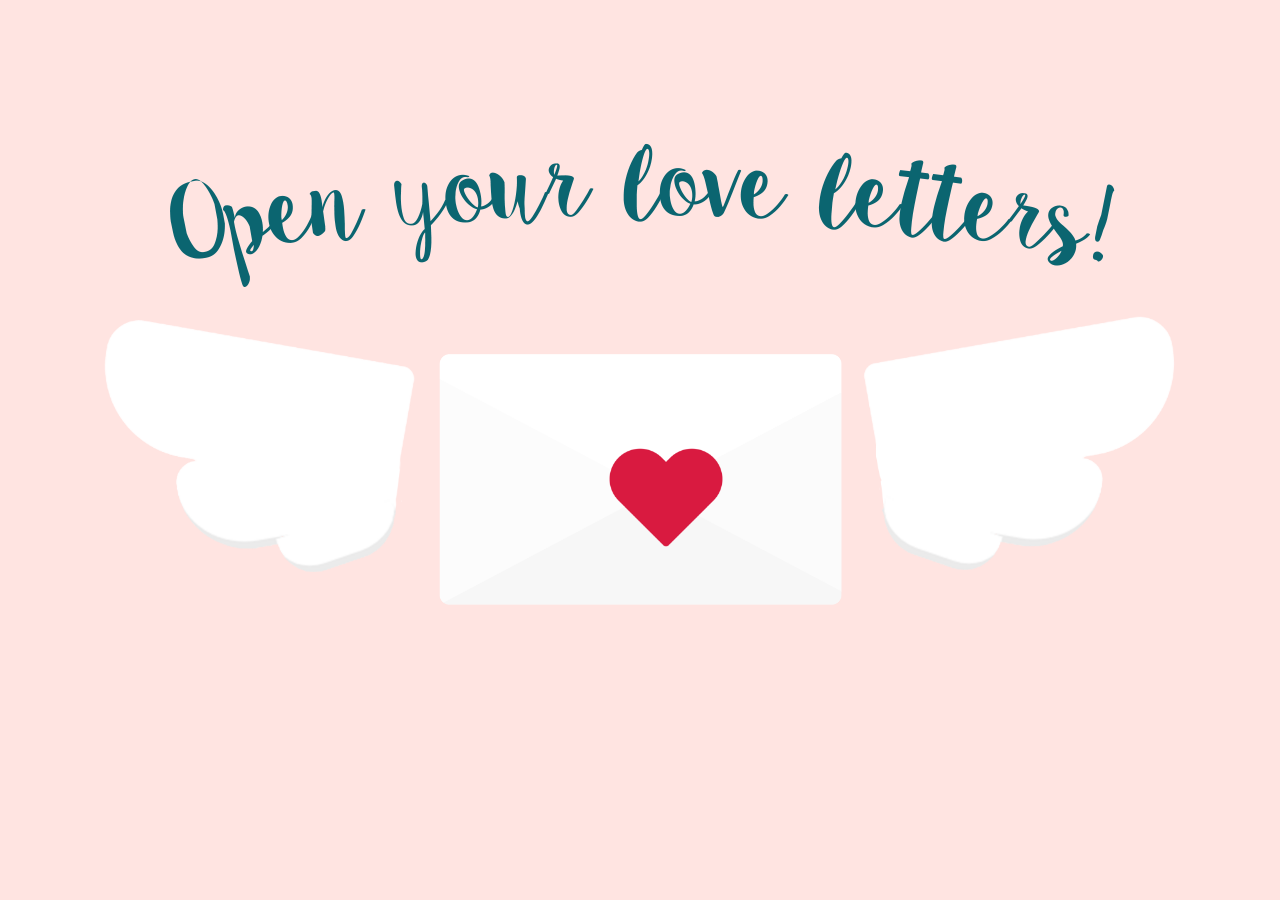
<file: index.html>
<!DOCTYPE html> 
<html lang="en">
<head>
	<meta charset="UTF-8">
	<title> KIWIIII🐥 </title>
    
	<link href="css/main.css" rel="stylesheet">
    
    <link rel="icon" href="img/bee.png">
    <link rel="shortcut icon" href="img/bee.png">


</head>
	
<body>
	<main>
		<header>
			<img id="banner" src="img/banner.png" alt="banner">

		</header>
		<span id="items">
			<img id="rightwing" src="img/rightwing.png" alt="wing">
			<img id= "leftwing" src="img/leftwing.png" alt="wing">
			<span id= "letter">
				<a href="loading.html"><img id ="heart" src="img/heart.png" alt="heart"></a>
				<img id="envelope" src="img/envelop.png" alt="letter">

			</span>
		</span>
	</main>
	

</body>
</html>
</file>
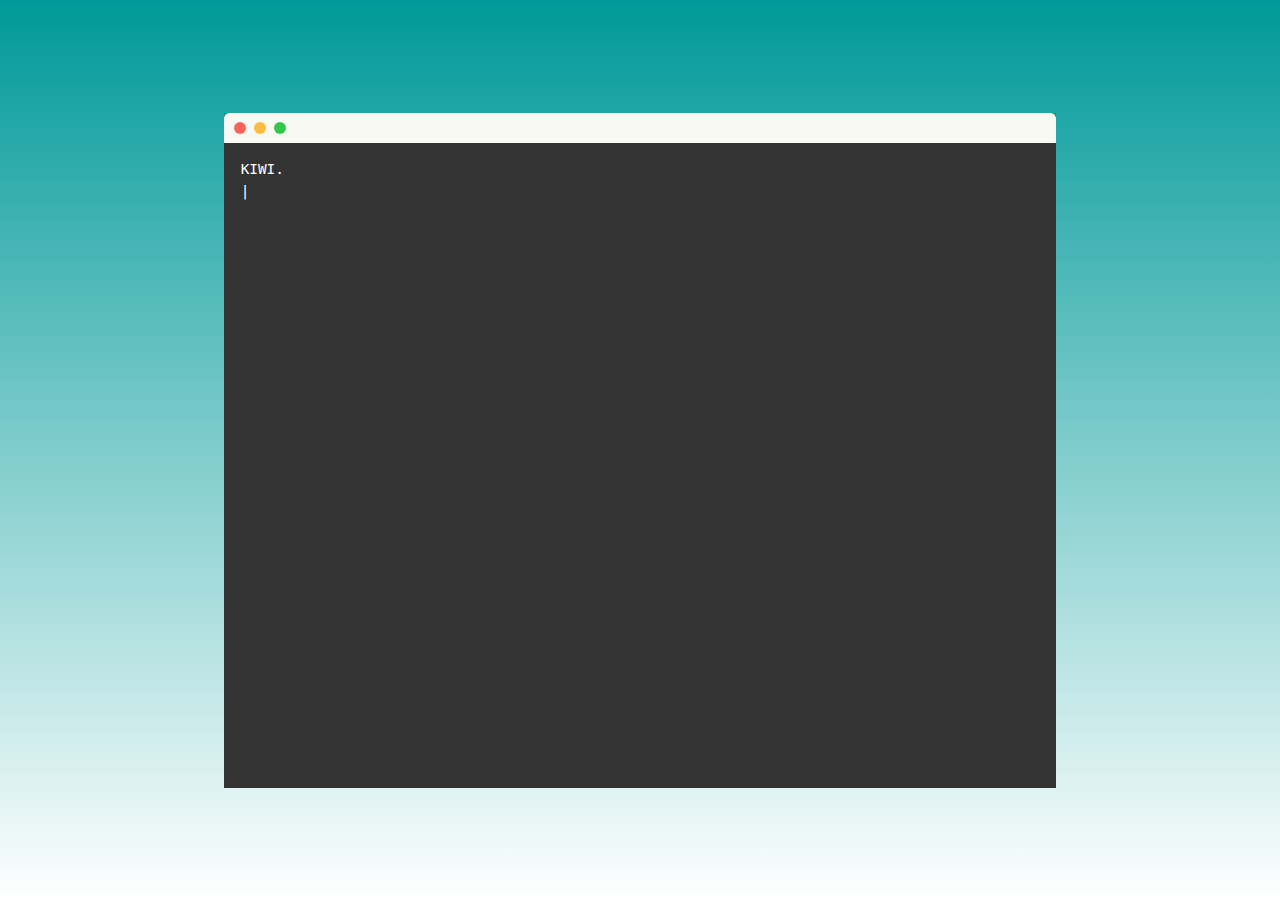
<file: bash.html>
<!DOCTYPE html> 
<html lang="en">
<head>
	<meta charset="UTF-8">
	<title> Baaa </title>
	<!-- style sheet -->
	<link href="css/bash.css" rel="stylesheet">
	<!-- Tab icon -->
    <link rel="icon" href="img/bee.png">
    <link rel="shortcut icon" href="img/bee.png">
    <!-- fonts -->
    <link href="https://fonts.googleapis.com/css?family=Amatic+SC|Sacramento" rel="stylesheet">
    <!-- Jquery -->
    <script
  src="https://code.jquery.com/jquery-3.3.1.min.js"
  integrity="sha256-FgpCb/KJQlLNfOu91ta32o/NMZxltwRo8QtmkMRdAu8="
  crossorigin="anonymous"></script>
    <!-- link to typed JS library -->
    <script src="js/typed.js"></script>

    <!-- Javascript -->
	<script src="js/bash.js"></script>

</head>
	
<body>
	<main>
	<section class="browser">
	  <div class="browserbar">
	    <button class="close"></button>
	    <button class="min"></button>
	    <button class="max"></button>
	  </div>
	  <!-- typed text in paragraphs -->
	  <div id="space">
	  <div id="typed-strings">
		<p>
		 	KIWI.
		 	<br>
		 	Thankyou for sparing your<span class="word"> time </span> for me. and last few words i want to make sure you get it all right <span class="word"> you my love</span> let me tell you all benifits you get by dating me <span class="word">i</span> will be your everything in every moment <span class="word"> you'll never regret it </span>.
		 	<br>
		 	i will take you on chocolate dates,temple dates and so on i'll fill your bag with a lot of <span class="word">love letters </span>and i already have many plss text me if you want them.. i'll roam around you in a way i will treat you like a <span class="word">baby or puppy.</span>
		 	<br>
		 	i want to see you play with me like a<span class="word"> child</span> you are the reason i smile much these days.
		 	<br>
		 	I will feed you with lot of<span class="word"> food </span> and pamper you as much as you want.
		 	<br>
		 	I'm really sorry if i have crossed the line and sorry if any of my words hurt you please i do <span class="word">apolagize</span> sincierly..
		 	<br>
		 	Bye.
		 	<br>
		 	anonymous..
			</p>


	</div>

	<span id="typed"></span>
</div>
	  
	</section>
</main>



</body>
</html>
</file>
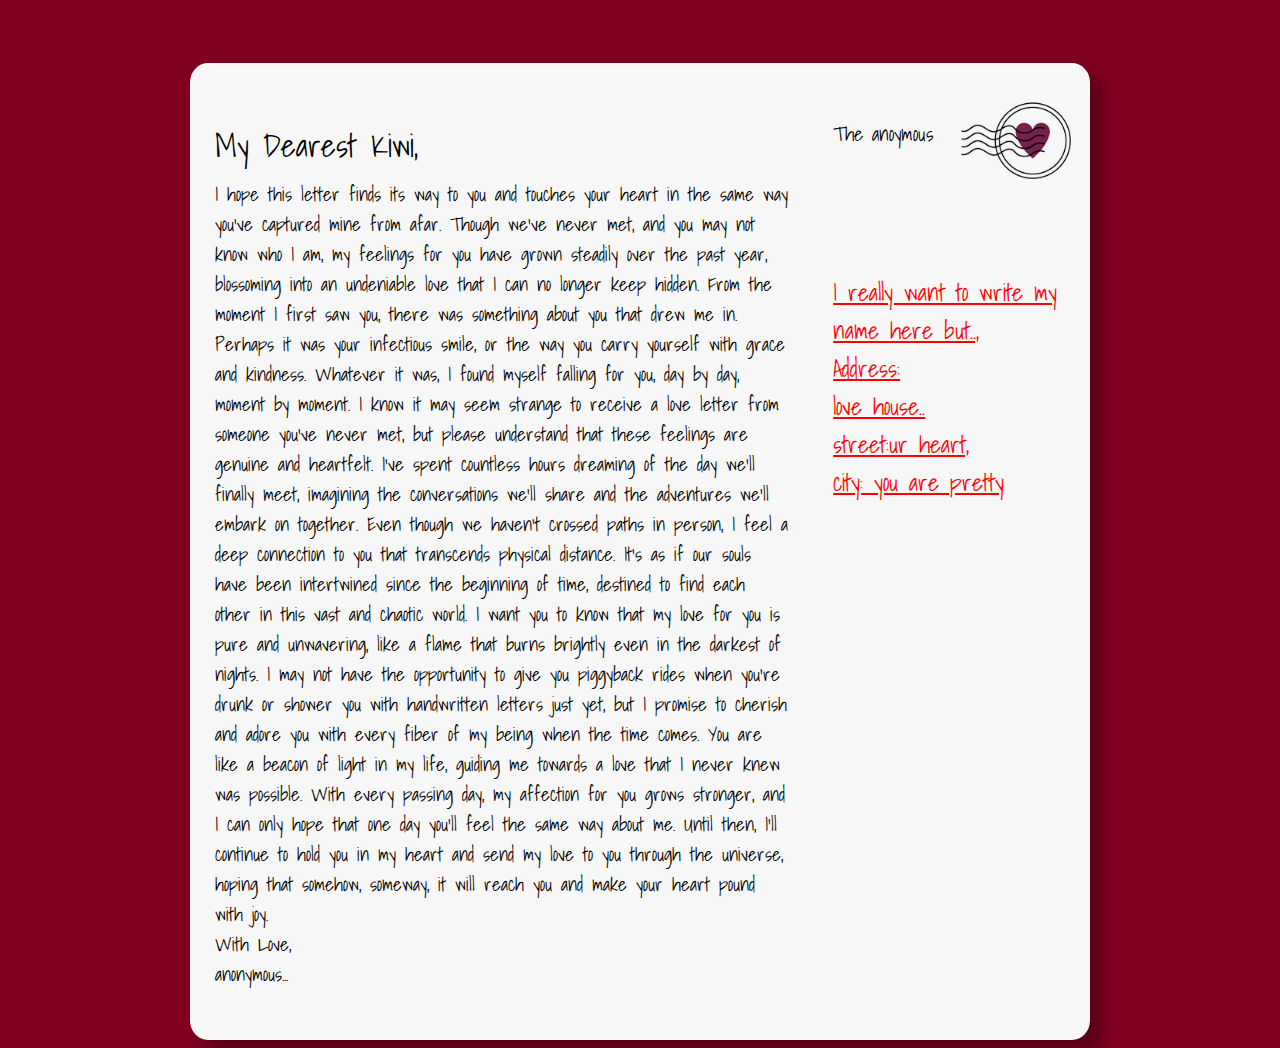
<file: git.html>
<!DOCTYPE html> 
<html lang="en">
<head>
	<meta charset="UTF-8">
	<title> Ki🥝</title>
	<!-- css style sheet -->
	<link href="css/git.css" rel="stylesheet">
	<!-- Tab icon -->
    <link rel="icon" href="img/bee.png">
    <!-- fonts -->
<link href="https://fonts.googleapis.com/css?family=Shadows+Into+Light" rel="stylesheet">



</head>
	
<body>
  <div class = "wrap">
    <div class = "postcard">

          <span id = "dear">My Dearest Kiwi,</span>
   
			<span id = "message">
I hope this letter finds its way to you and touches your heart in the same way you've captured mine from afar. Though we've never met, and you may not know who I am, my feelings for you have grown steadily over the past year, blossoming into an undeniable love that I can no longer keep hidden.

From the moment I first saw you, there was something about you that drew me in. Perhaps it was your infectious smile, or the way you carry yourself with grace and kindness. Whatever it was, I found myself falling for you, day by day, moment by moment.

I know it may seem strange to receive a love letter from someone you've never met, but please understand that these feelings are genuine and heartfelt. I've spent countless hours dreaming of the day we'll finally meet, imagining the conversations we'll share and the adventures we'll embark on together.

Even though we haven't crossed paths in person, I feel a deep connection to you that transcends physical distance. It's as if our souls have been intertwined since the beginning of time, destined to find each other in this vast and chaotic world.

I want you to know that my love for you is pure and unwavering, like a flame that burns brightly even in the darkest of nights. I may not have the opportunity to give you piggyback rides when you're drunk or shower you with handwritten letters just yet, but I promise to cherish and adore you with every fiber of my being when the time comes.

You are like a beacon of light in my life, guiding me towards a love that I never knew was possible. With every passing day, my affection for you grows stronger, and I can only hope that one day you'll feel the same way about me.

Until then, I'll continue to hold you in my heart and send my love to you through the universe, hoping that somehow, someway, it will reach you and make your heart pound with joy.

			<br>
			With Love,
          	<br>anonymous...
			</span>
         
			<span id= "mail" >
				<img id= "mail_stamp" src = "img/stamp.png" alt="stamp" >
				<span id= "from"> The anoymous</span>

			</span>
			
   
        <p id = "address">I really want to write my name here but..,<br>
          Address:<br>love house..<br>
          street:ur heart,<br>city: you are pretty
        </p>
      
    </div>
  </div>
  
  

</body>
</html>
</file>
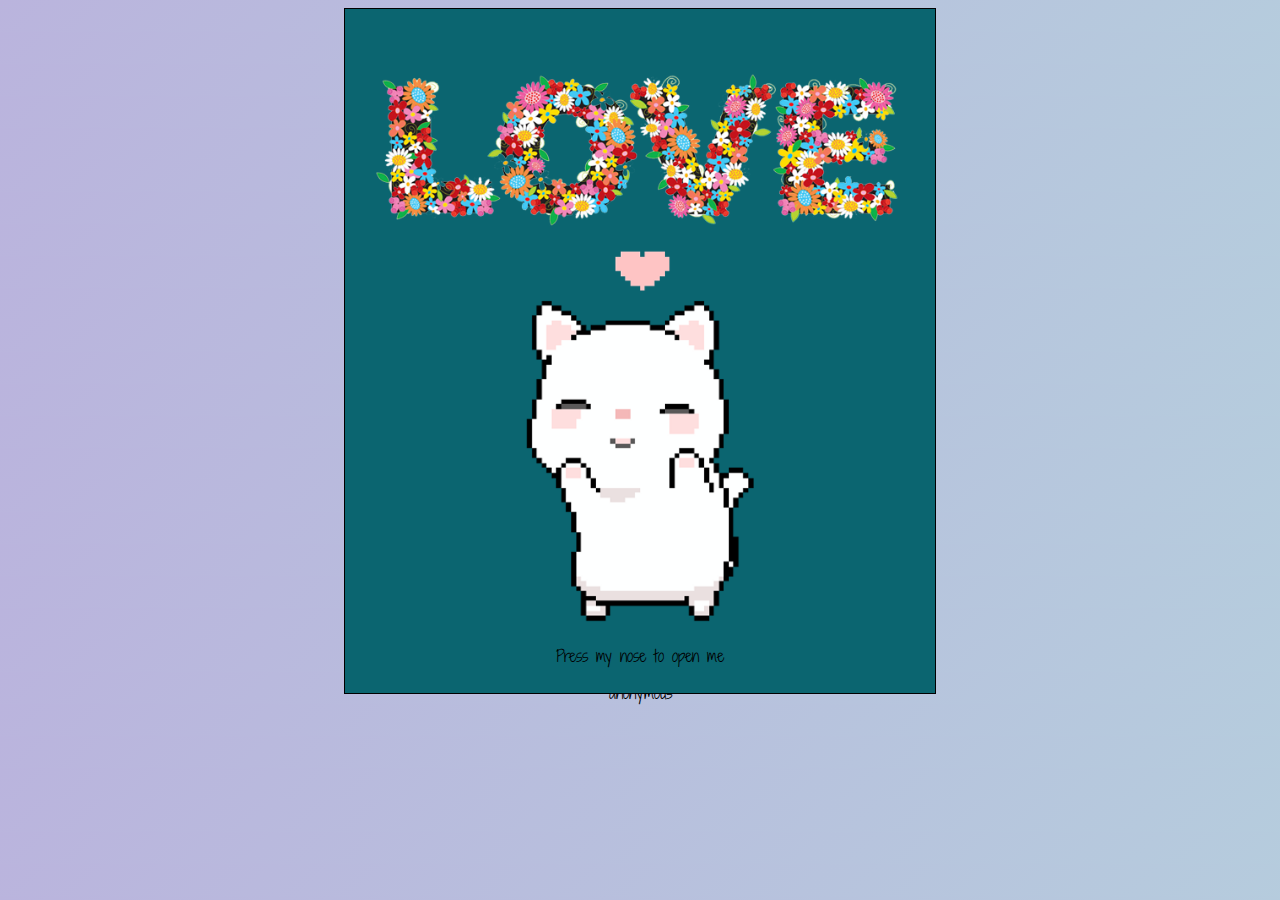
<file: github.html>
<!DOCTYPE html> 
<html lang="en">
<head>
	<meta charset="UTF-8">
	<title> WIII</title>
	<!-- style sheet -->
	<link href="css/github.css" rel="stylesheet">
	<!-- Tab icon -->
    <link rel="icon" href="img/bee.png">
    <!-- fonts -->
    <link href="https://fonts.googleapis.com/css?family=Shadows+Into+Light+Two" rel="stylesheet">



</head>
	
<body>
	<main>
  <div id="front">
    <img id="front-title" src="img/Love.png" alt="love">
    <img id="front-pic" src="img/bee.png" alt="octopuss">
    <p>
      Press my nose to open me
    </p>
  </div>

  
  <div id="inside">
    <span id="inside-recipient">
     Dear <strong>Kiwi,</strong>
    </span>

    <p id="message">

        
So you are here, my dear <s>no</s> <strong>dearest one</strong>. i love the way you keep on a smile on your face whenever i saw you. i like the way you walk and talk i adore <strong>you</strong> and i fancy you in every way that my eyes and heart can. i want to say many things to you but rather than that i prefer to listen your talks watch you smile, see you play like a child and every minute second. i want to stay with you,pamper you,make you feel good and sometimes sad but only to you to me you are like a <strong>child</strong> that always bring out the child inside me.in a way to make you understand you know how much <strong>krishna</strong> loves <strong>radha</strong> he declared radharani as the symbol of <strong>love </strong>as a devotee you can understand his feelings just like that i campare my love with you you are my radha and i don't dare to compare myself with lord but i will stay as your <strong>devotee</strong> to me you are like a child always but i also know you are quite a matured lady i wrote many letters thinking about you. there's <strong>this peacock feather</strong> in my bagvatgeeta whenever i see that i always think about you i hope you understand how deep my feelings are but you know in a <strong>happy</strong> way like i always watch you from a distance and whenever i watch anime or K,C drama or reading books or playing Guitar i think about <strong>you</strong> i don't want anything in return i want to make sure my letter of love reaches you i like that dumb little kid you are sorry, no offence but in an <strong>adorable</strong> way,whenever i look at a cute cat or turtle it reminds me of you infact this pages cover contains a <strong>cat</strong> wasn't you and that cat look alike?? whatever whenever i think about you i always smile like an <strong>idiot</strong> literally i'm smiling while typing. all i want is a dumb girl like you <s>nooo</s> <strong>you</strong>  
      <br>
      you really stirred up my feelings in such a way and all i ever want to say is<strong> saranghae...</strong>
    </p>
    <p id="inside-sender">
      Love, <br>
      anonymous
    </p>
  </div>
  </main>
    <audio id="backgroundMusic" loop>
        <source src="img/awm.mp3" type="audio/mpeg">
        Your browser does not support the audio element.
    </audio>
 <!-- Javascript -->
	<script src="js/github.js"></script>
</body>
</html>
</file>
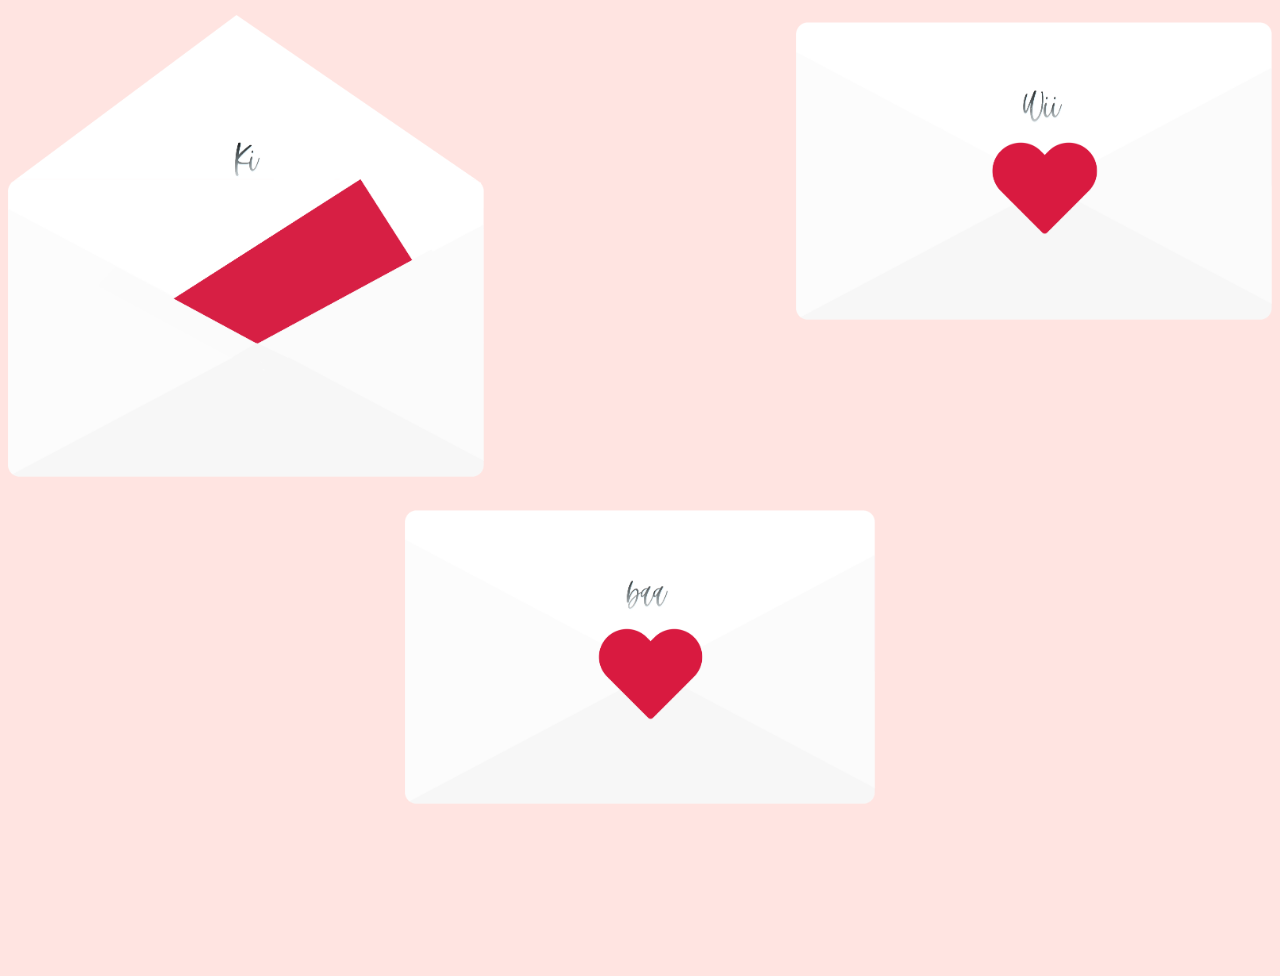
<file: loading.html>
<!DOCTYPE html> 
<html lang="en">
<head>
	<meta charset="UTF-8">
	<title>u look like Turtle 🐢</title>
	<!-- style sheet -->
	<link href="css/main.css" rel="stylesheet">
	<link href="css/load.css" rel="stylesheet">
	<!-- Tab icon -->
    <link rel="icon" href="img/bee.png">
    <!-- Jquery -->
    <script
  src="https://code.jquery.com/jquery-3.3.1.min.js"
  integrity="sha256-FgpCb/KJQlLNfOu91ta32o/NMZxltwRo8QtmkMRdAu8="
  crossorigin="anonymous"></script>


</head>
	
<body>
	<main>
		<a id ="git" href="git.html">
		<img id="git_photo" src="img/git22.png" rel="thumbnail git" alt="git">
	</a>

	<a id="bash" href="bash.html"> 
		<img id="bash_photo" src="img/bash22.png" rel="thumbnail bash" alt="bash"> 
	</a>
	
	<a id= "github" href="github.html"> 
		<img id="github_photo" src="img/github22.png" rel="thumbnail gitHub" alt="github">
	</a>
    
	</main>
	

	<!-- Javascript -->
	<script src="js/loading.js"> 
	</script>

</body>
</html>
</file>
<file: css/bash.css>
*,
*:before,
*:after {
  margin: 0;
  padding: 0;
  box-sizing: border-box;
  overflow-x: hidden;

} 

#space{
	padding-top: 2%;
	padding-left: 2%;
}
.word{
	color:red;
}

body {
  min-height: 100vh;
  display: flex;
  justify-content: center;
  align-items: center;
  color: white;
  font-family: "Lucida Console", Monaco, monospace;
  font-size: 90%;
  line-height: 1.5;
  background-image: linear-gradient(to bottom, #009999 0%, #ffffff 100%);
}


.browser {
  height: 75vh;
  width: 65vw;
  border-radius: 10px 30px;
  background: #333;
  box-shadow: 0 10px 45px -5px rgba(0,0,0,0.8)
}

.close {
   background: #fc635d;
}

.min {
   background: #fdbc40;
 }

.max {
   background: #34c84a;
}

.browser,
.browserbar {
  border-radius: 5px 5px 0 0;  
}

.browserbar {
  height: 30px;
  background: #f9f9f3;
  padding-left: 10px;
  display: flex;
  align-items: center;
}
.browserbar > button {
  border-radius: 50%;
  border: 0;
  width: 12px;
  height: 12px;
  margin-right: 8px;
}
</file>
<file: css/git.css>
body {
  background-color: #800020;
  font-family: 'Shadows Into Light', cursive;

}
.postcard{
  /*grid for post card*/
   display:grid;
    grid-template-columns: .80fr .30fr ;
    grid-template-rows: 1fr  1fr ;
    grid-template-areas:
    "dear stamp"
    "note test";
  background-color: #f7f7f7;
  width: 850px;
  height: 800px;
  margin: 0 auto;
  margin-top: 5%;
  border-radius: 2%;
  padding: 2%;
  padding-bottom: 12%;
  box-shadow: .8em .8em 15px rgba(0,0,0,.3);

}

h1 {
  text-align: center;
  color: #f7f7f7;
  font-size: 300%;
  margin-top: 0%;
  margin-bottom: 0%;
}

#mail{
  grid-area:stamp;
  display:grid;
    grid-template-columns:  1fr 1fr ;
    grid-template-rows: 1fr ;
    grid-template-areas:
    "from stamps";
}
#mail_stamp {
  max-width: 95%;
  padding-left: 10%;
  grid-area: stamps;
  padding-top: 10%;
}

#from{
    font-size: 125%;
    display: flex;
    align-items: center;
    text-align: center;
    grid-area: from;
}
#message{
  font-size: 119%;
  grid-area: note;  
  margin-right: 7%;
}

#address {
  font-size: 150%;
  display: flex;
  justify-content: center;
  padding-top: 30%;
  text-decoration: underline;
  grid-area: test;
  color:red;
}


#dear{
  padding-top: 5%;
  font-size: 200%;
  grid-area: dear;

}
</file>
<file: css/github.css>
#front {
  z-index: 1;
  position: absolute;
  background-color: #0b6570;
  width:590px;
  height: 620px;
  text-align: center;
  transition: 1s;
  transform-origin: 0;
  border: 1px solid #000;
  margin-left: auto;
  margin-right: auto;
  left: 0;
  right: 0;
  padding-top: 5%;
}

.open-card {
  transform: rotateY(180deg);
}

#front-title {
  max-width: 90%;
  padding-bottom: 3%;
}

#front-pic {
  max-width: 75%;
  max-height: 60%;
}

#inside {
  z-index: 0;
  position: absolute;
  background-color: white;
  width: 590px;
  height: 620px;
  text-align: center;
  border: 1px solid #000;
  margin-left: auto;
  margin-right: auto;
  left: 0;
  right: 0;
  padding-top: 5%;
}

#inside-recipient {
  color: #000;
  font-size: 12pt;
  padding: 20px 0 40px 0;
}

#inside-pic {
  width: auto;
  height: 150px;
  margin-bottom: 32px;
}

#message {
  font-size: 12pt;
  text-align: center;
  padding: 0 20px 0 20px;
}

#inside-sender {
  color: #000;
  font-size: 12pt;
  text-align: center;
  padding: 0 20px 0 20px;
}


body {
  font-family: 'Shadows Into Light Two', cursive;

  background: linear-gradient(-45deg, white, #fee4e1, #b4d3dd, #bab4dd);
  background-size: 400% 400%;
  -webkit-animation: Gradient 15s ease infinite;
 
}

@-webkit-keyframes Gradient {
  0% {
    background-position: 0% 50%
  }
  50% {
    background-position: 100% 50%
  }
  100% {
    background-position: 0% 50%
  }
}
</file>
<file: css/load.css>
*,
*:before,
*:after {
  margin: 0;
  padding: 0;
  box-sizing: border-box;
  overflow-x: hidden;

} 

main{
  display:grid;
    grid-template-columns: .5fr .3fr .5fr;
    grid-template-rows: 1fr 1fr;
    grid-template-areas:
    "one two three"
    "five five five" ;
}
img{
  padding-top: 3%;
  max-width: 100%;
}
#git{
  grid-area: one;
}
#bash{
  max-width: 38%;
  grid-area: five;
  display: block;
  margin-left: auto;
  margin-right: auto;

}
#github{
  grid-area: three;
}
</file>
<file: css/main.css>
/*Didn't include CSS reset becuase it breaks heart on envelop*/

body{
  background: mistyrose;

}
#banner{
  padding-top: 10%;
  display: block;
  margin-left: auto;
  margin-right: auto;
}

#items{
  display:grid;
    grid-template-columns: .5fr .5fr .5fr ;
    grid-template-rows: auto ;
    grid-template-areas:
    "lw en rw";
}

#rightwing{
  max-width: 80%;
  animation:flap1 1s infinite;
  grid-area:rw;
}
@keyframes flap1 {
    0% {
        transform:rotate(10deg) translate(0,15px);
    }
    
    50% {
        transform:rotate(5deg) translate(0,15px);
    }
  }

#leftwing{
  max-width: 80%;
  grid-area: lw;
  padding-left: 20%;
  padding-top: 2%;
  animation:flap2 1s infinite;
}
@keyframes flap2 {
  0%{
    transform:rotate(-10deg) translate(0,15px);
  }
  50%{
    transform:rotate(-5deg) translate(0,15px);
  }
}


#letter{
  padding-top: 10%;
  grid-area:en;
}

#heart{
  max-width:10%;
  position:absolute;
  z-index: 1;
  padding-left: 13.5%;
  padding-top: 8%;
  animation: heart 1s infinite;


}
@keyframes heart {
    0% {
        transform: scale(.8) translate(0,0);
    }
    
    50% {
        transform: scale(.90) translate(0, 8px);
    }
    
    100% {
        transform:scale(.8);
    }
}

#envelope{
  max-width:100%;
  animation: floaty 1s infinite;
}
@keyframes floaty {
    0% {
        transform:translate(0,0);
    }
    
    50% {
        transform:translate(0, 12px);
    }
}
</file>
